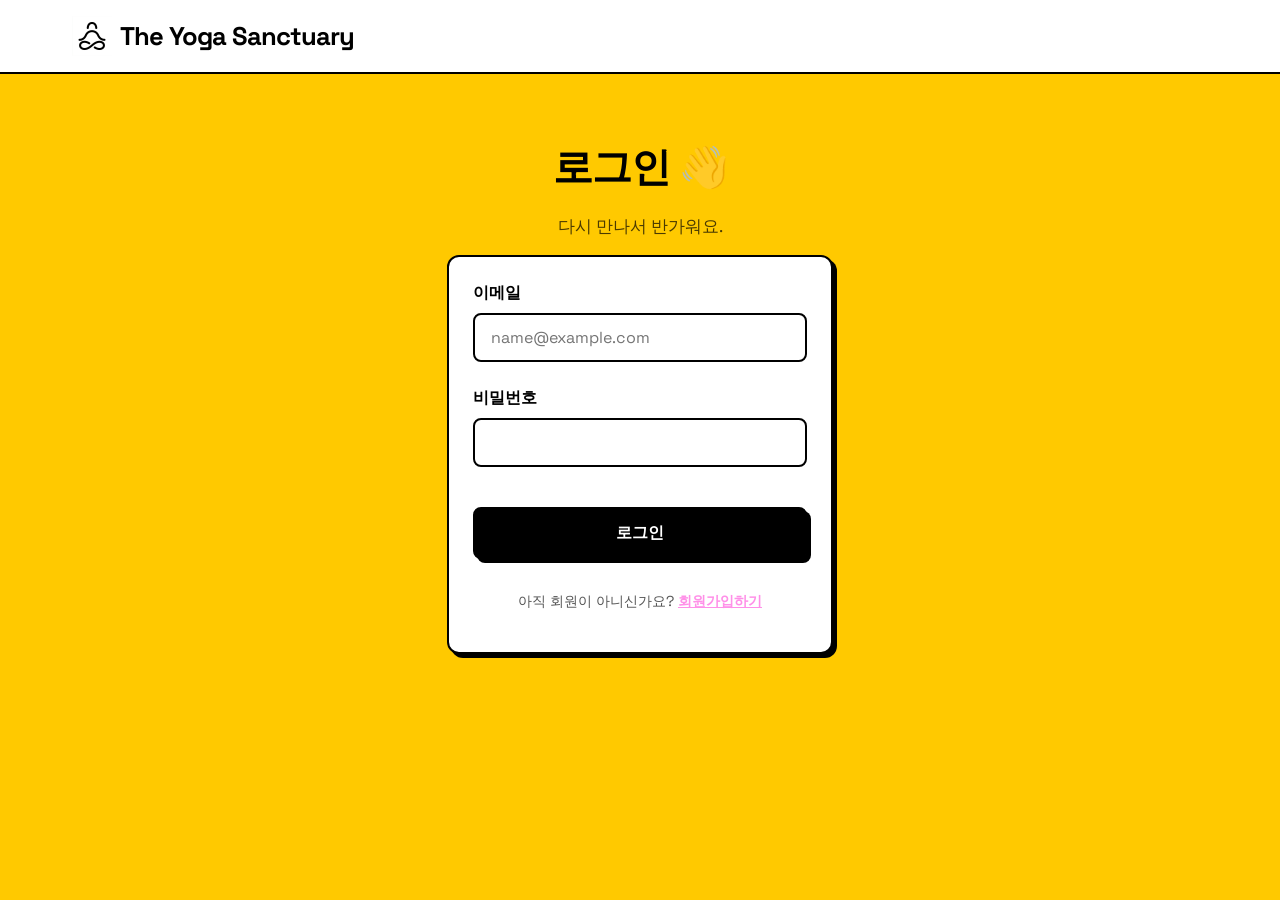
<file: admin.html>
<!DOCTYPE html>
<html lang="ko">
<head>
    <meta charset="UTF-8">
    <meta name="viewport" content="width=device-width, initial-scale=1.0">
    <title>관리자 대시보드 - The Yoga Sanctuary</title>
    <link rel="icon" type="image/png" href="images/yoga_logo.png">
    <link rel="stylesheet" href="css/styles.css">
</head>
<body>

    <header style="background-color: var(--primary); padding: 1rem 0;">
        <div class="container nav-container">
            <a href="index.html" class="logo" style="display: flex; align-items: center; gap: 0.5rem; text-decoration: none; color: white;">
                <img src="images/yoga_logo.png" alt="Yoga Logo" style="height: 40px; filter: invert(1); mix-blend-mode: screen;">
                Admin Panel
            </a>
            <nav class="nav-links">
                <span id="admin-greeting" style="color: rgba(255,255,255,0.8);"></span>
                <a href="#" id="admin-logout-btn" class="btn btn-outline" style="color: white; border-color: white; padding: 0.4rem 1rem; font-size: 0.9rem;">Logout</a>
            </nav>
        </div>
    </header>

    <div class="dashboard-layout">
        <!-- Sidebar -->
        <aside class="sidebar" style="background-color: #f9f9f9;">
            <ul class="sidebar-nav">
                <li><a href="#" class="active" data-target="overview">대시보드 요약</a></li>
                <li><a href="#" data-target="users">회원 및 수강권 관리</a></li>
                <li><a href="#" data-target="classes">수업 관리</a></li>
            </ul>
        </aside>

        <!-- Main Content -->
        <main class="main-content">
            <!-- Overview View -->
            <section id="view-overview" class="view-section">
                <h2>핵심 운영 지표 (이번 달 기준)</h2>
                <div class="grid-3" style="margin-top: 1rem; margin-bottom: 2rem;">
                    <div class="card" style="text-align: center; padding: 1.5rem; border-color: var(--blue);">
                        <h4 style="color: var(--text-muted); font-size: 0.9rem; margin-bottom: 0.5rem;">신규 가입 회원</h4>
                        <div style="font-size: 2.5rem; font-weight: 700; color: var(--blue); line-height: 1.1;"><span id="stat-new-users">0</span><span style="font-size: 1rem; color: #666; font-weight: 500;"> 명</span></div>
                    </div>
                    <div class="card" style="text-align: center; padding: 1.5rem; border-color: var(--pink);">
                        <h4 style="color: var(--text-muted); font-size: 0.9rem; margin-bottom: 0.5rem;">오늘 진행 수업 (평균 예약률)</h4>
                        <div style="font-size: 2.5rem; font-weight: 700; color: var(--pink); line-height: 1.1;"><span id="stat-today">0</span><span style="font-size: 1rem; color: #666; font-weight: 500; margin-left: 0.3rem;">(<span id="stat-today-rate">0</span>%)</span></div>
                    </div>
                    <div class="card" style="text-align: center; padding: 1.5rem; border-color: var(--primary);">
                        <h4 style="color: var(--text-muted); font-size: 0.9rem; margin-bottom: 0.5rem;">현재 전체 예약(대기) 건수</h4>
                        <div style="font-size: 2.5rem; font-weight: 700; color: var(--primary); line-height: 1.1;"><span id="stat-pending">0</span><span style="font-size: 1rem; color: #666; font-weight: 500;"> 건</span></div>
                    </div>
                </div>

                <div class="grid-2" style="gap: 2rem; margin-bottom: 2rem;">
                    <div>
                        <h3 style="margin-bottom: 1rem; font-size: 1.2rem;">🚨 수강권 만료 임박 (잔여 2회 또는 7일 내)</h3>
                        <div class="card" style="padding: 1rem; height: 250px; overflow-y: auto; background-color: var(--pink); border: var(--border-thick); box-shadow: var(--shadow-brutal);">
                            <ul id="list-expiring" style="list-style: none; padding: 0; margin: 0; font-size: 0.9rem;">
                                <li style="padding: 0.5rem 0; border-bottom: 1px solid #000;">로딩중...</li>
                            </ul>
                        </div>
                    </div>
                    <div>
                        <h3 style="margin-bottom: 1rem; font-size: 1.2rem;">⚠️ 장기 미출석 (최근 30일 간 수강 없음)</h3>
                        <div class="card" style="padding: 1rem; height: 250px; overflow-y: auto; background-color: var(--yellow); border: var(--border-thick); box-shadow: var(--shadow-brutal);">
                            <ul id="list-inactive" style="list-style: none; padding: 0; margin: 0; font-size: 0.9rem;">
                                <li style="padding: 0.5rem 0; border-bottom: 1px solid #000;">로딩중...</li>
                            </ul>
                        </div>
                    </div>
                </div>

                <div class="grid-2" style="gap: 2rem;">
                    <div>
                        <h3 style="margin-bottom: 1rem; font-size: 1.2rem;">👤 가장 활동적인 회원 (로그인 기준 Top 5)</h3>
                        <div class="card" style="padding: 1rem; background-color: var(--mint); border: var(--border-thick); box-shadow: var(--shadow-brutal);">
                            <ul id="list-top-users" style="list-style: none; padding: 0; margin: 0; font-size: 0.95rem;">
                                <li style="padding: 0.5rem 0; border-bottom: 1px solid #000;">로딩중...</li>
                            </ul>
                        </div>
                    </div>
                    <div>
                        <h3 style="margin-bottom: 1rem; font-size: 1.2rem;">🏆 인기 수업 Top 3 (예약 건수 기준)</h3>
                        <div class="card" style="padding: 1rem; background-color: var(--blue); border: var(--border-thick); box-shadow: var(--shadow-brutal);">
                            <ul id="list-top-classes" style="list-style: none; padding: 0; margin: 0; font-size: 0.95rem;">
                                <li style="padding: 0.5rem 0; border-bottom: 1px solid #000;">로딩중...</li>
                            </ul>
                        </div>
                    </div>
                </div>
            </section>

            <!-- Users View -->
            <section id="view-users" class="view-section hidden">
                <h2>회원 목록 및 수강권 관리</h2>
                
                <!-- 수강권 부여 폼 -->
                <div class="card" style="margin-top: 1rem; background-color: var(--bg-color);">
                    <h4>수강권 부여</h4>
                    <p id="selected-user-info" style="font-size: 0.85rem; color: var(--secondary); margin-top: 0.5rem; font-weight: 600;">아래 회원 목록에서 회원을 클릭하여 선택하세요.</p>
                    <form id="grant-pass-form" style="display: flex; gap: 1rem; align-items: flex-end; margin-top: 1rem; flex-wrap: wrap;">
                        <div style="flex: 1; min-width: 200px;">
                            <label style="font-size: 0.8rem;">회원 선택</label>
                            <input type="text" id="pass-userid" class="form-control" placeholder="회원을 클릭하세요" required readonly style="background-color: #f0f0f0; cursor: pointer;">
                            <input type="hidden" id="pass-username">
                        </div>
                        <div style="flex: 1; min-width: 150px;">
                            <label style="font-size: 0.8rem;">수강권 종류 <button type="button" id="manage-pass-types-btn" style="border:none; background:none; color: var(--secondary); cursor:pointer; font-size: 0.8rem; text-decoration: underline;">관리</button></label>
                            <select id="pass-type" class="form-control">
                                <!-- JS에서 동적 렌더링 -->
                            </select>
                        </div>
                        <div style="width: 100px;">
                            <label style="font-size: 0.8rem;">횟수</label>
                            <input type="number" id="pass-count" class="form-control" value="10" min="1" required>
                        </div>
                        <div style="width: 120px;">
                            <label style="font-size: 0.8rem;">유효기간(일)</label>
                            <input type="number" id="pass-days" class="form-control" value="30" min="1" required>
                        </div>
                        <div>
                            <button type="submit" class="btn btn-primary">부여하기</button>
                        </div>
                    </form>
                </div>

                <div class="table-responsive" style="margin-top: 2rem;">
                    <table id="admin-users-table">
                        <thead>
                            <tr>
                                <th>가입일</th>
                                <th>User ID</th>
                                <th>이름</th>
                                <th>연락처</th>
                                <th>보유 수강권 (잔여)</th>
                            </tr>
                        </thead>
                        <tbody>
                            <!-- JS Rendering -->
                            <tr><td colspan="5">로딩중...</td></tr>
                        </tbody>
                    </table>
                </div>
            </section>

            <!-- Classes View -->
            <section id="view-classes" class="view-section hidden">
                <div style="display: flex; justify-content: space-between; align-items: center;">
                    <h2>수업 일정 관리</h2>
                    <button id="toggle-class-form" class="btn btn-secondary" style="padding: 0.5rem 1rem;">새 수업 등록</button>
                </div>

                <!-- 수업 등록 폼 -->
                <div id="create-class-panel" class="card hidden" style="margin-top: 1rem; background-color: var(--bg-color);">
                    <h4>수업 등록하기</h4>
                    <form id="create-class-form" style="display: flex; gap: 1rem; align-items: flex-end; margin-top: 1rem; flex-wrap: wrap;">
                        <div style="flex: 2; min-width: 150px;">
                            <label style="font-size: 0.8rem;">수업명</label>
                            <input type="text" id="add-classname" class="form-control" required placeholder="예: 힐링 요가">
                        </div>
                        <div style="flex: 1; min-width: 100px;">
                            <label style="font-size: 0.8rem;">강사명</label>
                            <input type="text" id="add-instructor" class="form-control" required placeholder="강사 이름">
                        </div>
                        <div style="flex: 1; min-width: 130px;">
                            <label style="font-size: 0.8rem;">날짜</label>
                            <input type="date" id="add-date" class="form-control" required>
                        </div>
                        <div style="flex: 1; min-width: 100px;">
                            <label style="font-size: 0.8rem;">시간</label>
                            <select id="add-time" class="form-control" required>
                                <!-- JS에서 5분 간격 옵션 생성 -->
                            </select>
                        </div>
                        <div style="width: 80px;">
                            <label style="font-size: 0.8rem;">정원</label>
                            <input type="number" id="add-capacity" class="form-control" value="5" min="1" required>
                        </div>
                        <div>
                            <button type="submit" class="btn btn-primary">등록</button>
                        </div>
                    </form>
                </div>

                <div class="table-responsive" style="margin-top: 2rem;">
                    <table id="admin-classes-table">
                        <thead>
                            <tr>
                                <th>날짜</th>
                                <th>시간</th>
                                <th>수업명</th>
                                <th>강사</th>
                                <th>예약 현황</th>
                                <th>상태</th>
                                <th>예약자 명단</th>
                            </tr>
                        </thead>
                        <tbody>
                            <!-- JS Rendering -->
                            <tr><td colspan="7">로딩중...</td></tr>
                        </tbody>
                    </table>
                </div>

                <!-- 예약자 명단 모달 (심플 인라인) -->
                <div id="booking-list-panel" class="card hidden" style="margin-top: 2rem; border: 2px solid var(--secondary);">
                    <div>
                        <h4 style="display: inline-block; margin-right: 1rem;">선택된 수업의 예약자 명단</h4>
                        <button id="close-booking-list" class="btn btn-outline" style="padding: 0.2rem 0.5rem; font-size: 0.8rem;">닫기</button>
                    </div>
                    <ul id="booking-list-ul" style="margin-top: 1rem; padding-left: 1.5rem; line-height: 1.8;">
                    </ul>
                </div>
            </section>
        </main>
    </div>

    <script src="js/api.js"></script>
    <script src="js/app.js"></script>
    <script>
        document.addEventListener('DOMContentLoaded', () => {
            if(window.app) window.app.initAdmin();
        });
    </script>
</body>
</html>
</file>
<file: css/styles.css>
/* 
  YOGA Sanctuary - Gumroad-inspired Design System
  Bold, playful, colorful, energetic
*/

@import url('https://fonts.googleapis.com/css2?family=Space+Grotesk:wght@400;500;600;700&display=swap');

:root {
  --pink: #FF90E8;
  --yellow: #FFC900;
  --mint: #90F5C5;
  --blue: #90D5FF;
  --black: #000000;
  --white: #FFFFFF;
  --bg-color: #FFFFFF;
  --text-main: #000000;
  --text-muted: #555555;

  --primary: #000000;
  --primary-hover: #333333;
  --secondary: #FF90E8;
  --secondary-hover: #ff6ad8;

  --radius-lg: 20px;
  --radius-md: 12px;
  --radius-sm: 8px;

  --border: 2px solid #000;
  --border-thick: 3px solid #000;
  
  --shadow-brutal: 4px 4px 0px #000;
  --shadow-brutal-hover: 6px 6px 0px #000;
  --shadow-sm: 2px 2px 0px #000;

  --transition: all 0.2s ease;
}

* {
  box-sizing: border-box;
  margin: 0;
  padding: 0;
}

body {
  font-family: 'Space Grotesk', 'Inter', sans-serif;
  background-color: var(--bg-color);
  color: var(--text-main);
  line-height: 1.5;
  font-size: 16px;
}

/* Typography - Bold & Impactful */
h1 {
  font-weight: 700;
  color: var(--black);
  margin-bottom: 1rem;
  font-size: 3.5rem;
  line-height: 1.1;
  letter-spacing: -2px;
}

h2 {
  font-weight: 700;
  color: var(--black);
  margin-bottom: 1rem;
  font-size: 2.5rem;
  letter-spacing: -1px;
}

h3 {
  font-weight: 700;
  color: var(--black);
  margin-bottom: 0.5rem;
  font-size: 1.4rem;
}

h4, h5 {
  font-weight: 600;
  color: var(--black);
  margin-bottom: 0.5rem;
}

p {
  color: var(--text-muted);
  margin-bottom: 1rem;
  font-size: 1.05rem;
}

a {
  text-decoration: none;
  color: inherit;
  transition: var(--transition);
}

/* Buttons - Gumroad-style with brutal shadow */
.btn {
  display: inline-block;
  padding: 0.8rem 1.8rem;
  border-radius: var(--radius-sm);
  font-weight: 600;
  cursor: pointer;
  border: var(--border);
  text-align: center;
  transition: var(--transition);
  font-family: inherit;
  font-size: 1rem;
  position: relative;
}

.btn-primary {
  background-color: var(--black);
  color: var(--white);
  border-color: var(--black);
  box-shadow: var(--shadow-brutal);
}

.btn-primary:hover {
  transform: translate(-2px, -2px);
  box-shadow: var(--shadow-brutal-hover);
}

.btn-secondary {
  background-color: var(--pink);
  color: var(--black);
  border: var(--border);
  box-shadow: var(--shadow-brutal);
}

.btn-secondary:hover {
  transform: translate(-2px, -2px);
  box-shadow: var(--shadow-brutal-hover);
}

.btn-outline {
  background-color: transparent;
  border: var(--border);
  color: var(--black);
  box-shadow: var(--shadow-sm);
}

.btn-outline:hover {
  background-color: var(--yellow);
  transform: translate(-2px, -2px);
  box-shadow: var(--shadow-brutal);
}

/* Layout & Containers */
.container {
  width: 100%;
  max-width: 1200px;
  margin: 0 auto;
  padding: 0 2rem;
}

/* Header/Navbar */
header {
  background-color: var(--white);
  padding: 1rem 0;
  position: sticky;
  top: 0;
  z-index: 100;
  border-bottom: var(--border);
}

.nav-container {
  display: flex;
  justify-content: space-between;
  align-items: center;
}

.logo {
  font-size: 1.6rem;
  font-weight: 700;
  color: var(--black);
  letter-spacing: -1px;
}

.nav-links {
  display: flex;
  gap: 1.5rem;
  align-items: center;
}

.nav-links a:not(.btn) {
  font-weight: 600;
  color: var(--black);
  padding: 0.4rem 0;
  border-bottom: 2px solid transparent;
}

.nav-links a:not(.btn):hover {
  border-bottom-color: var(--pink);
}

/* Hero Section */
.hero {
  background-color: var(--yellow);
  padding: 5rem 0;
  text-align: center;
  position: relative;
  overflow: hidden;
  border-bottom: var(--border-thick);
}

.hero h1 {
  font-size: 4rem;
  max-width: 700px;
  margin: 0 auto 1.5rem;
}

.hero p {
  font-size: 1.3rem;
  color: var(--black);
  opacity: 0.7;
  max-width: 600px;
  margin: 0 auto 2rem;
}

.hero-img-container {
  margin: 2rem auto;
  max-width: 800px;
  border-radius: var(--radius-lg);
  overflow: hidden;
  border: var(--border-thick);
  box-shadow: var(--shadow-brutal);
}

.hero-img-container img {
  width: 100%;
  height: auto;
  display: block;
}

/* Cards - Gumroad style with borders */
.card {
  background: var(--white);
  border-radius: var(--radius-md);
  padding: 1.5rem;
  border: var(--border);
  box-shadow: var(--shadow-brutal);
  transition: var(--transition);
}

.card:hover {
  transform: translate(-3px, -3px);
  box-shadow: var(--shadow-brutal-hover);
}

.grid-3 {
  display: grid;
  grid-template-columns: repeat(auto-fit, minmax(280px, 1fr));
  gap: 2rem;
  margin-top: 2rem;
}

.grid-2 {
  display: grid;
  grid-template-columns: repeat(auto-fit, minmax(350px, 1fr));
  gap: 2rem;
  margin-top: 2rem;
}

/* Colorful Section Backgrounds */
.section-pink { background-color: var(--pink); border-top: var(--border); border-bottom: var(--border); }
.section-yellow { background-color: var(--yellow); border-top: var(--border); border-bottom: var(--border); }
.section-mint { background-color: var(--mint); border-top: var(--border); border-bottom: var(--border); }
.section-blue { background-color: var(--blue); border-top: var(--border); border-bottom: var(--border); }

/* ===== Counter Section (About) ===== */
.counter-section {
  position: relative;
  overflow: hidden;
  padding: 5rem 2rem;
  border-top: var(--border);
  border-bottom: var(--border);
}
.counter-bg {
  position: absolute;
  inset: 0;
  background-size: cover;
  background-position: center;
  background-repeat: no-repeat;
  filter: brightness(0.35);
  z-index: 0;
}
.counter-overlay {
  position: absolute;
  inset: 0;
  background: linear-gradient(135deg, rgba(16,89,53,0.55) 0%, rgba(0,0,0,0.45) 100%);
  z-index: 1;
}
.counter-content {
  position: relative;
  z-index: 2;
  text-align: center;
}
.counter-title {
  font-family: var(--font-display);
  font-size: 2.4rem;
  color: #fff;
  margin-bottom: 0.5rem;
}
.counter-subtitle {
  color: rgba(255,255,255,0.8);
  font-size: 1.05rem;
  margin-bottom: 3rem;
}
.counter-grid {
  display: grid;
  grid-template-columns: repeat(4, 1fr);
  gap: 2rem;
  max-width: 1000px;
  margin: 0 auto;
}
.counter-item {
  background: rgba(255,255,255,0.1);
  backdrop-filter: blur(12px);
  -webkit-backdrop-filter: blur(12px);
  border: 1px solid rgba(255,255,255,0.2);
  border-radius: 16px;
  padding: 2rem 1rem;
  transition: transform 0.3s ease, background 0.3s ease;
}
.counter-item:hover {
  transform: translateY(-6px);
  background: rgba(255,255,255,0.18);
}
.counter-icon {
  font-size: 2.2rem;
  margin-bottom: 0.6rem;
}
.counter-number {
  font-family: var(--font-display);
  font-size: 2.8rem;
  font-weight: 900;
  color: var(--yellow);
  line-height: 1.1;
}
.counter-label {
  font-weight: 700;
  font-size: 1rem;
  color: #fff;
  margin-top: 0.3rem;
}
.counter-desc {
  font-size: 0.8rem;
  color: rgba(255,255,255,0.65);
  margin-top: 0.5rem;
  line-height: 1.4;
}
@media (max-width: 768px) {
  .counter-grid {
    grid-template-columns: repeat(2, 1fr);
    gap: 1rem;
  }
  .counter-title { font-size: 1.6rem; }
  .counter-number { font-size: 2rem; }
  .counter-section { padding: 3rem 1rem; }
}

/* Forms */
.form-group {
  margin-bottom: 1.5rem;
  text-align: left;
}

.form-group label {
  display: block;
  font-weight: 600;
  margin-bottom: 0.5rem;
  color: var(--black);
}

.form-control {
  width: 100%;
  padding: 0.75rem 1rem;
  border: var(--border);
  border-radius: var(--radius-sm);
  font-size: 1rem;
  font-family: inherit;
  transition: var(--transition);
  background-color: var(--white);
}

.form-control:focus {
  outline: none;
  border-color: var(--pink);
  box-shadow: 3px 3px 0px var(--pink);
}

.auth-container {
  max-width: 450px;
  margin: 4rem auto;
}

/* Tables */
.table-responsive {
  overflow-x: auto;
  margin-top: 1rem;
}

table {
  width: 100%;
  border-collapse: collapse;
  border: var(--border);
  border-radius: var(--radius-sm);
  overflow: hidden;
}

th, td {
  padding: 0.85rem 1rem;
  text-align: left;
  border-bottom: 1px solid #e0e0e0;
}

th {
  font-weight: 700;
  color: var(--black);
  background-color: var(--yellow);
  border-bottom: var(--border);
  font-size: 0.9rem;
  text-transform: uppercase;
  letter-spacing: 0.5px;
}

tr:hover {
  background-color: rgba(255, 144, 232, 0.05);
}

/* Utilities */
.text-center { text-align: center; }
.mt-2 { margin-top: 2rem; }
.mb-2 { margin-bottom: 2rem; }
.p-4 { padding: 4rem 0; }
.hidden { display: none !important; }
.bg-white { background-color: var(--white); }

/* Dashboard layout */
.dashboard-layout {
  display: flex;
  min-height: calc(100vh - 60px);
}

.sidebar {
  width: 240px;
  background-color: var(--white);
  padding: 1.5rem;
  border-right: var(--border);
}

.sidebar-nav {
  list-style: none;
}

.sidebar-nav li {
  margin-bottom: 0.5rem;
}

.sidebar-nav a {
  display: block;
  padding: 0.75rem 1rem;
  border-radius: var(--radius-sm);
  color: var(--text-main);
  font-weight: 600;
  border: 2px solid transparent;
}

.sidebar-nav a:hover {
  background-color: var(--yellow);
  border-color: var(--black);
}

.sidebar-nav a.active {
  background-color: var(--pink);
  border: var(--border);
  box-shadow: var(--shadow-sm);
}

.main-content {
  flex: 1;
  padding: 2rem;
  background-color: #fafafa;
}

/* Responsive */
@media (max-width: 768px) {
  h1 { font-size: 2.5rem; }
  .hero h1 { font-size: 2.8rem; }
  h2 { font-size: 1.8rem; }
  
  .dashboard-layout {
    flex-direction: column;
  }
  
  .sidebar {
    width: 100%;
    border-right: none;
    border-bottom: var(--border);
  }

  .sidebar-nav {
    display: flex;
    gap: 0.5rem;
    flex-wrap: wrap;
  }

  .grid-3, .grid-2 {
    grid-template-columns: 1fr;
  }
}

/* ===== Marquee / Scrolling Text Banner ===== */
.marquee-section {
  overflow: hidden;
  white-space: nowrap;
  border-top: var(--border);
  border-bottom: var(--border);
  background-color: var(--black);
  padding: 1rem 0;
}

.marquee-track {
  display: inline-flex;
  animation: marquee-scroll 20s linear infinite;
}

.marquee-track span {
  display: inline-block;
  padding: 0 2rem;
  font-size: 1.5rem;
  font-weight: 700;
  color: var(--white);
  letter-spacing: 1px;
}

.marquee-track .dot {
  color: var(--pink);
  padding: 0 0.5rem;
}

@keyframes marquee-scroll {
  0% { transform: translateX(0); }
  100% { transform: translateX(-50%); }
}

/* ===== Instructor Cards ===== */
.instructor-card {
  text-align: center;
  background: var(--white);
  border: var(--border);
  border-radius: var(--radius-md);
  box-shadow: var(--shadow-brutal);
  overflow: hidden;
  transition: var(--transition);
}

.instructor-card:hover {
  transform: translate(-3px, -3px);
  box-shadow: var(--shadow-brutal-hover);
}

.instructor-card img {
  width: 100%;
  height: auto;
  display: block;
  border-bottom: var(--border);
}

.instructor-card .info {
  padding: 1.2rem;
}

.instructor-card .info h3 {
  margin-bottom: 0.3rem;
}

.instructor-card .info .role {
  font-size: 0.9rem;
  font-weight: 600;
  color: var(--pink);
  margin-bottom: 0.5rem;
}

.instructor-card .info p {
  font-size: 0.9rem;
  color: var(--text-muted);
  margin-bottom: 0;
}

/* ===== FAQ Accordion ===== */
.faq-item {
  border: var(--border);
  border-radius: var(--radius-sm);
  margin-bottom: 0.75rem;
  overflow: hidden;
  box-shadow: var(--shadow-sm);
  transition: var(--transition);
}

.faq-item:hover {
  box-shadow: var(--shadow-brutal);
}

.faq-question {
  display: flex;
  justify-content: space-between;
  align-items: center;
  padding: 1rem 1.2rem;
  cursor: pointer;
  font-weight: 700;
  font-size: 1.05rem;
  background-color: var(--white);
  transition: var(--transition);
  user-select: none;
}

.faq-question:hover {
  background-color: var(--yellow);
}

.faq-question .icon {
  font-size: 1.3rem;
  transition: transform 0.3s ease;
  flex-shrink: 0;
  margin-left: 1rem;
}

.faq-item.open .faq-question .icon {
  transform: rotate(45deg);
}

.faq-answer {
  max-height: 0;
  overflow: hidden;
  transition: max-height 0.35s ease, padding 0.35s ease;
  padding: 0 1.2rem;
  background-color: #fafafa;
  border-top: 0px solid transparent;
}

.faq-item.open .faq-answer {
  max-height: 300px;
  padding: 1rem 1.2rem;
  border-top: var(--border);
}

/* ===== Location / Map Section ===== */
.location-grid {
  display: grid;
  grid-template-columns: 1fr 1fr;
  gap: 2rem;
  margin-top: 2rem;
}

.location-grid .map-container {
  border: var(--border);
  border-radius: var(--radius-md);
  overflow: hidden;
  box-shadow: var(--shadow-brutal);
  min-height: 300px;
}

.location-grid .map-container iframe {
  width: 100%;
  height: 100%;
  min-height: 300px;
  border: none;
}

.contact-info {
  display: flex;
  flex-direction: column;
  gap: 1rem;
}

.contact-item {
  background: var(--white);
  border: var(--border);
  border-radius: var(--radius-sm);
  padding: 1.2rem;
  box-shadow: var(--shadow-sm);
}

.contact-item h4 {
  margin-bottom: 0.3rem;
}

.contact-item p {
  margin-bottom: 0;
  font-size: 0.95rem;
}

@media (max-width: 768px) {
  .location-grid {
    grid-template-columns: 1fr;
  }

  .marquee-track span {
    font-size: 1.1rem;
    padding: 0 1rem;
  }
}
</file>
